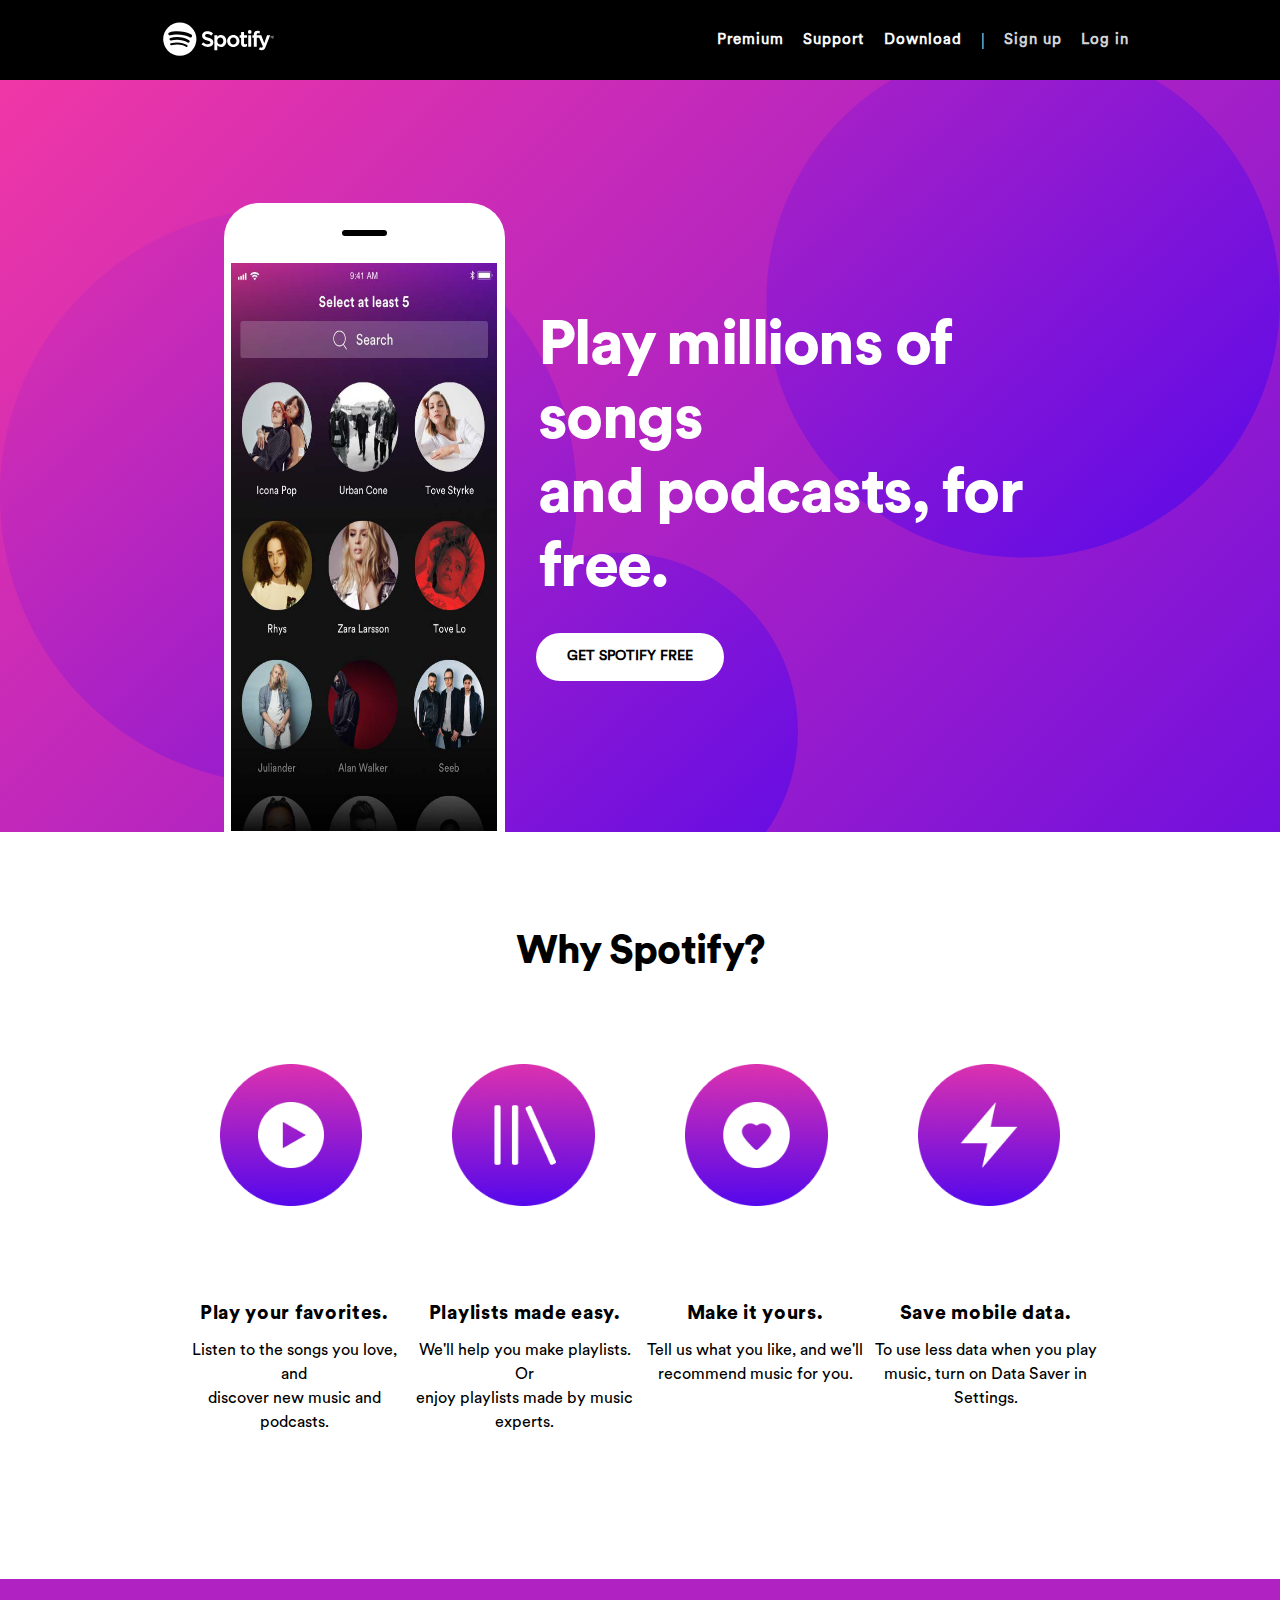
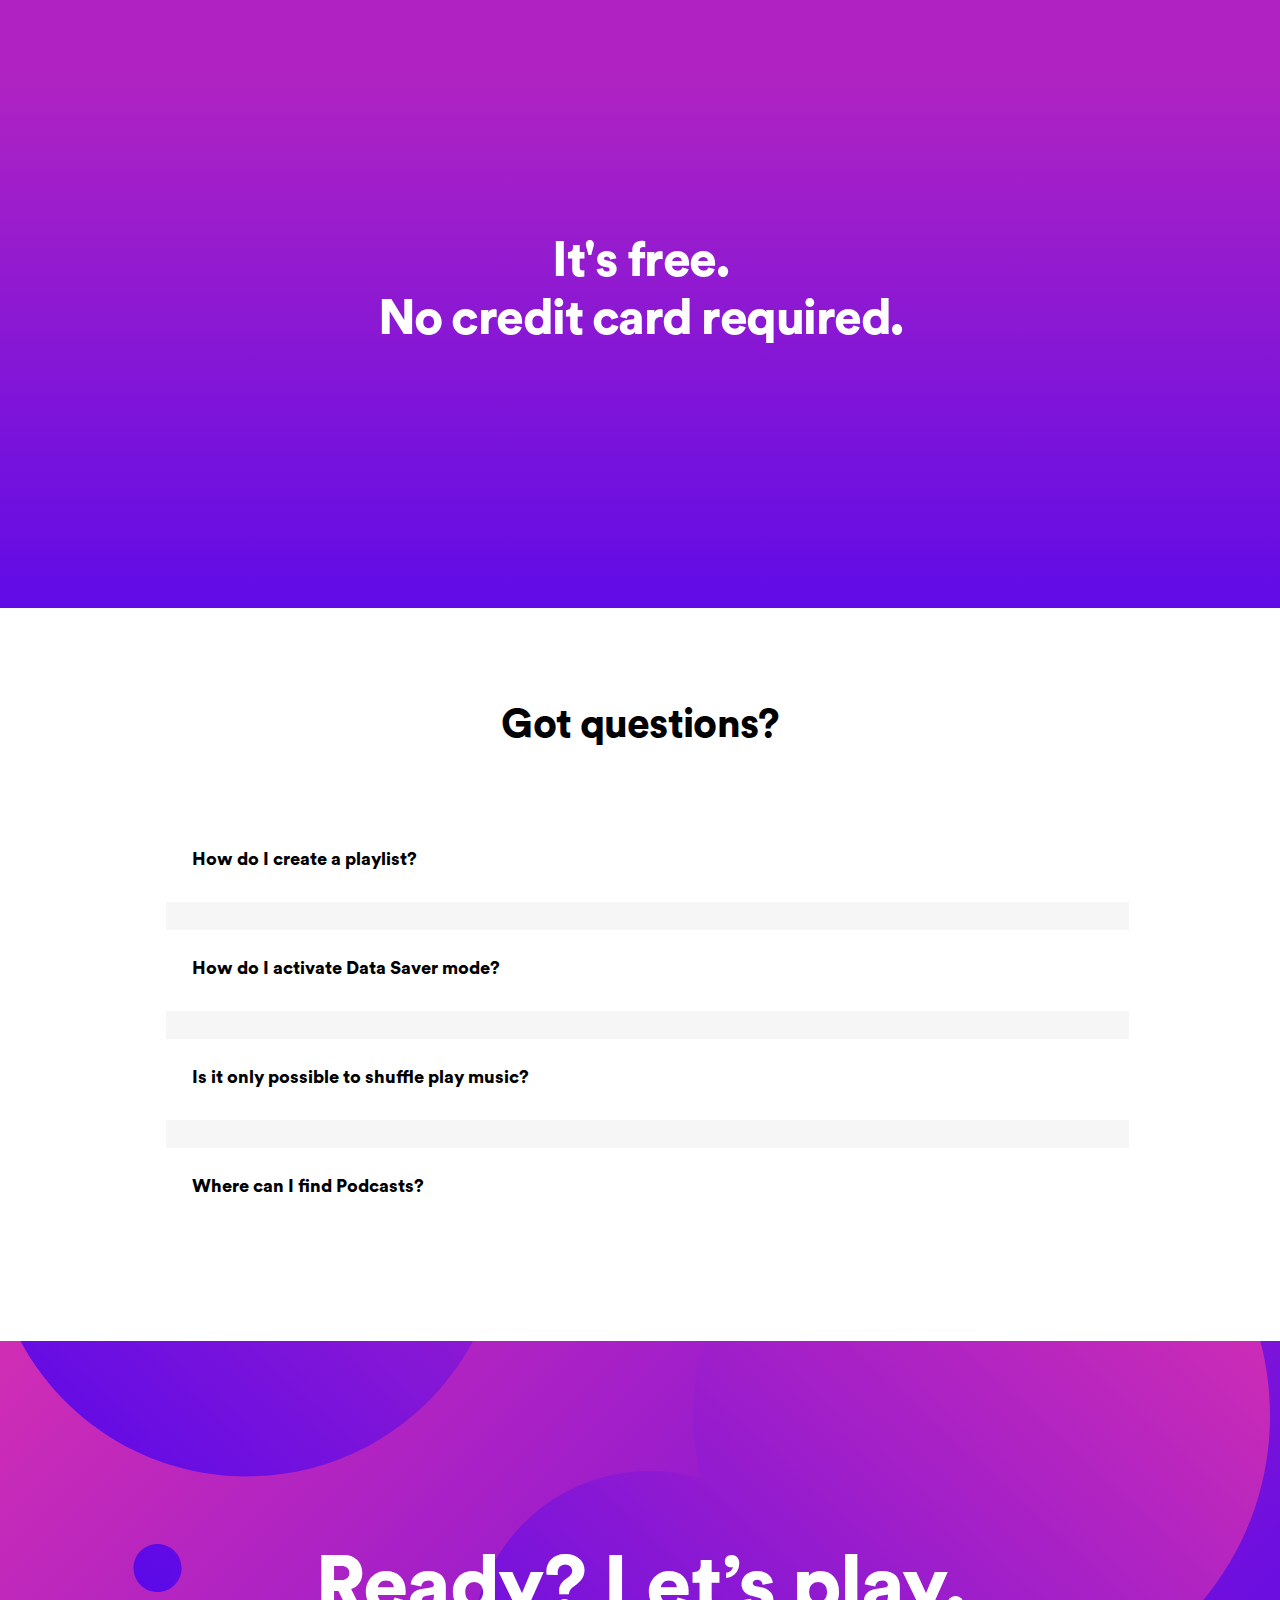
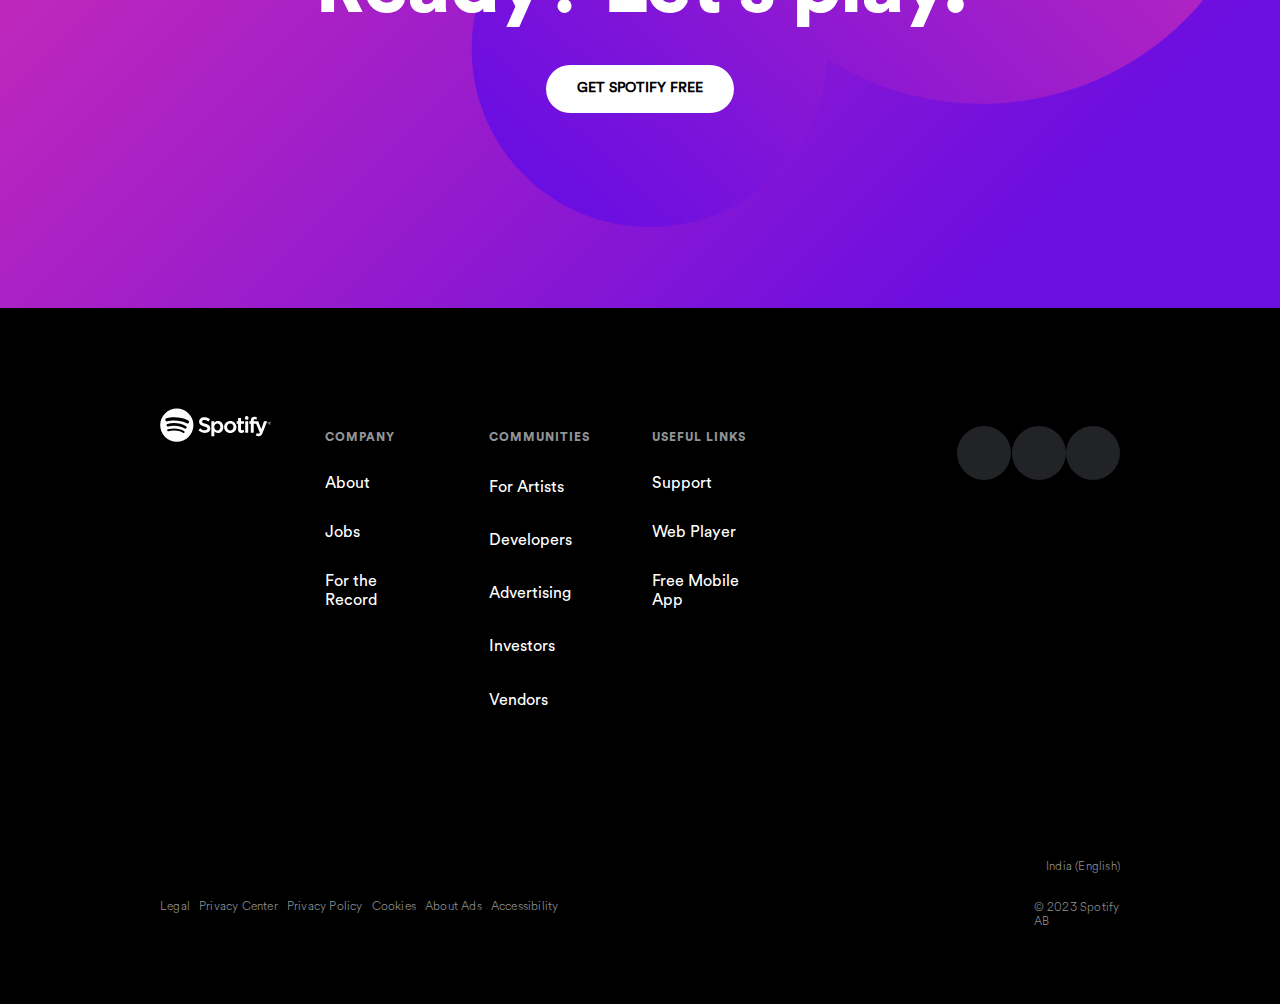
<file: index.html>
<!DOCTYPE html>
<html lang="en">
<head>
    <link rel="stylesheet" href="https://cdnjs.cloudflare.com/ajax/libs/font-awesome/6.4.2/css/all.min.css" integrity="sha512-z3gLpd7yknf1YoNbCzqRKc4qyor8gaKU1qmn+CShxbuBusANI9QpRohGBreCFkKxLhei6S9CQXFEbbKuqLg0DA==" crossorigin="anonymous" referrerpolicy="no-referrer" />
    <link href='https://fonts.googleapis.com/css?family=Poppins' rel='stylesheet'>
    <meta charset="UTF-8">
    <meta name="viewport" content="width=device-width, initial-scale=1.0">
    <title>Play free on Mobile - Spotify -Spotify(IN)</title>
    <link rel="stylesheet" href="style.css">
    <link rel="icon" href="./assets/logo.png">
</head>
<body>
    <section id="nav">
        <article>
            <div class="logo"><svg viewBox="0 0 63 20" xmlns="http://www.w3.org/2000/svg" preserveAspectRatio="xMidYMin meet"><g fill-rule="evenodd" class="svelte-1gcdbl9"><path d="M61.842 9.506a1.02 1.02 0 0 1-1.023-1.024c0-.562.453-1.03 1.029-1.03a1.02 1.02 0 0 1 1.023 1.024 1.03 1.03 0 0 1-1.029 1.03m.006-1.952a.915.915 0 0 0-.922.928c0 .51.394.921.916.921a.916.916 0 0 0 .922-.927.908.908 0 0 0-.916-.922m.226 1.027l.29.406h-.244l-.26-.372h-.225v.372h-.204V7.912h.48c.249 0 .413.128.413.343 0 .176-.102.284-.25.326m-.172-.485h-.267v.34h.267c.133 0 .212-.065.212-.17 0-.11-.08-.17-.212-.17m-12.804-3.52a1.043 1.043 0 1 0-.001 2.086 1.043 1.043 0 0 0 0-2.087m.72 2.89h-1.454a.107.107 0 0 0-.106.107v6.346c0 .06.047.107.106.107h1.455a.107.107 0 0 0 .107-.107V7.572a.107.107 0 0 0-.107-.107m3.233.006v-.2c0-.592.227-.856.736-.856.303 0 .546.06.82.152a.106.106 0 0 0 .14-.102V5.24a.107.107 0 0 0-.076-.102 3.993 3.993 0 0 0-1.21-.174c-1.343 0-2.053.757-2.053 2.188v.308h-.699a.107.107 0 0 0-.107.106v1.257c0 .059.048.107.107.107h.699v4.99c0 .058.047.106.106.106h1.455a.107.107 0 0 0 .106-.107v-4.99h1.358l2.081 4.99c-.236.523-.468.628-.785.628-.257 0-.527-.077-.803-.228a.109.109 0 0 0-.084-.008.106.106 0 0 0-.063.058l-.493 1.081a.106.106 0 0 0 .045.138c.515.279.98.398 1.554.398 1.074 0 1.668-.5 2.191-1.847L60.6 7.617a.106.106 0 0 0-.099-.146h-1.514a.107.107 0 0 0-.1.072l-1.552 4.431-1.7-4.434a.106.106 0 0 0-.099-.069h-2.485m-5.577-.006h-1.6V5.828a.106.106 0 0 0-.107-.106h-1.455a.107.107 0 0 0-.106.106v1.637h-.7a.106.106 0 0 0-.106.107v1.25c0 .059.048.107.106.107h.7v3.234c0 1.308.65 1.97 1.934 1.97.522 0 .954-.107 1.362-.338a.106.106 0 0 0 .054-.093v-1.19a.106.106 0 0 0-.154-.096c-.28.141-.551.206-.854.206-.467 0-.675-.211-.675-.686V8.929h1.6a.106.106 0 0 0 .107-.107v-1.25a.106.106 0 0 0-.106-.107m-7.671-.133c-1.96 0-3.497 1.51-3.497 3.437 0 1.907 1.526 3.4 3.473 3.4 1.967 0 3.508-1.504 3.508-3.424 0-1.914-1.53-3.413-3.484-3.413m0 5.362c-1.043 0-1.83-.838-1.83-1.95 0-1.115.76-1.924 1.806-1.924 1.05 0 1.84.838 1.84 1.95 0 1.115-.763 1.924-1.816 1.924m-7.014-5.362c-.82 0-1.492.323-2.046.984v-.744a.107.107 0 0 0-.106-.107h-1.455a.107.107 0 0 0-.106.107v8.27c0 .058.048.106.106.106h1.455a.107.107 0 0 0 .106-.106v-2.61c.555.621 1.227.925 2.046.925 1.522 0 3.063-1.172 3.063-3.412s-1.54-3.413-3.063-3.413m1.372 3.413c0 1.14-.703 1.937-1.709 1.937-.995 0-1.745-.833-1.745-1.937s.75-1.937 1.745-1.937c.99 0 1.71.814 1.71 1.937m-8.437-1.81c-1.624-.388-1.913-.66-1.913-1.231 0-.54.508-.903 1.264-.903.732 0 1.459.275 2.22.843a.107.107 0 0 0 .15-.023l.794-1.119a.107.107 0 0 0-.02-.144c-.906-.728-1.927-1.081-3.12-1.081-1.755 0-2.98 1.052-2.98 2.559 0 1.615 1.057 2.187 2.884 2.628 1.554.358 1.817.658 1.817 1.195 0 .594-.53.963-1.385.963-.948 0-1.721-.32-2.587-1.068a.11.11 0 0 0-.078-.026.105.105 0 0 0-.073.038l-.89 1.058a.105.105 0 0 0 .011.148 5.303 5.303 0 0 0 3.581 1.373c1.89 0 3.112-1.033 3.112-2.631 0-1.351-.807-2.098-2.787-2.58M9.507.305a9.41 9.41 0 1 0 0 18.82 9.41 9.41 0 0 0 0-18.82m4.316 13.572a.586.586 0 0 1-.807.195c-2.21-1.35-4.99-1.655-8.266-.907a.586.586 0 1 1-.261-1.143c3.584-.82 6.659-.467 9.139 1.049.276.169.363.53.195.806m1.15-2.562a.734.734 0 0 1-1.008.242c-2.529-1.555-6.385-2.005-9.377-1.097a.735.735 0 0 1-.426-1.404c3.418-1.037 7.666-.534 10.57 1.25a.734.734 0 0 1 .242 1.01m.1-2.669C12.04 6.846 7.036 6.68 4.141 7.56a.88.88 0 1 1-.511-1.684c3.323-1.01 8.849-.814 12.34 1.258a.88.88 0 0 1-.898 1.514"></path></g></svg></div>
            <div class="menu">
                <ol>
                    <li><a class="nor" href="">Premium</a></li>
                    <li><a class="nor" href="">Support</a></li>
                    <li><a class="nor" href="">Download</a></li>
                    <li><a href="" style="color: white;">|</a></li>
                    <li><a class="lig"href="">Sign up</a></li>
                    <li><a class="lig"href="">Log in</a></li>
                </ol>
            </div>
        </article>
    </section>

    <section id="home">
        <article>
            <div class="mobile">
                <div class="mobborder">
                    <div class="island">
                        <div class="dynamic"></div>
                    </div>
                    <div class="picimg">
                        <img src="./assets/mobimg.jfif" alt=""></div> 
                </div>
            </div>
            <div class="content">
                <div class="text1">Play millions of songs<br>and podcasts, for free.</div>
                <div class="btn1"><button href="">GET SPOTIFY FREE</button></div>
            </div>
        </article>

    </section>

    <section id="why">
        <article>
            <div class="whytext">
                <div class="text">Why Spotify?</div>

            </div>
            <div class="play">
                <div class="con">
                    <div class="imgcon">
                        <img src="./assets/play.png" alt="" class="img1">
                    </div>
                    <div class="imgcon">
                        <img src="./assets/easy.png" alt="" class="img1">
                    </div>
                    <div class="imgcon">
                        <img src="./assets/heart.png" alt="" class="img1">
                    </div>
                    <div class="imgcon">
                        <img src="./assets/energy.png" alt="" class="img1">
                    </div>
                </div>
                <div class="textcon">
                    <div class="text">
                        <div class="txt1">
                            Play your favorites.

                        </div>
                        
                    </div>
                    <div class="text">
                        <div class="txt1">
                            Playlists made easy.

                        </div>
                
                    </div>
                    <div class="text">
                        <div class="txt1">
                            Make it yours.

                        </div>
                        
                    </div>
                    <div class="text">
                        <div class="txt1">
                            Save mobile data.

                        </div>
                        
                    </div>
                </div>
                <div class="textcon">
                    <div class="text11">
                        <div class="txt2">
                            Listen to the songs you love, and<br>discover new music and<br>podcasts.

                        </div>
                        

                    </div>
                    <div class="text11">
                        <div class="txt2">
                            We'll help you make playlists. Or<br>enjoy playlists made by music<br>experts.
                        </div>
                        

                    </div>
                    <div class="text11">
                        <div class="txt2">
                            Tell us what you like, and we'll<br>recommend music for you.

                        </div>
                        

                    </div>
                    <div class="text11">
                        <div class="txt2">
                            To use less data when you play<br>music, turn on Data Saver in<br>Settings.<br>

                        </div>
                        

                    </div>
                </div>  
                
                </div>
            </div>
        </article>

    </section>
    <section id="free">
        <div class="font1">
            It's free.<br>
No credit card required.
        </div>

    </section>
    <section id="got">
        <article>
            <div class="ques">
                <h1>Got questions?</h1>

            </div>
            <div class="gotcon">
                <div class="texty"><h1>How do I create a playlist?</h1><i class="fa-solid fa-angle-down"></i></div>
                <div class="texty"><h1>How do I activate Data Saver mode?</h1><i class="fa-solid fa-angle-down"></i></div>
                <div class="texty"><h1>Is it only possible to shuffle play music?</h1><i class="fa-solid fa-angle-down"></i></div>
                <div class="texty"><h1>Where can I find Podcasts?</h1><i class="fa-solid fa-angle-down"></i></div>

            </div>
        </article>

    </section>
    <section id="ready">
        <article>
            <div class="ready1"><h1>Ready? Let’s play.</h1></div><br>
            <button class="btn2">GET SPOTIFY FREE</button>

        </article>
    </section>
    <footer>
        <article>
            <div class="top">
                <div class="aa">
                    <svg viewBox="0 0 63 20" xmlns="http://www.w3.org/2000/svg" preserveAspectRatio="xMidYMin meet"><g fill-rule="evenodd" class="svelte-1gcdbl9"><path d="M61.842 9.506a1.02 1.02 0 0 1-1.023-1.024c0-.562.453-1.03 1.029-1.03a1.02 1.02 0 0 1 1.023 1.024 1.03 1.03 0 0 1-1.029 1.03m.006-1.952a.915.915 0 0 0-.922.928c0 .51.394.921.916.921a.916.916 0 0 0 .922-.927.908.908 0 0 0-.916-.922m.226 1.027l.29.406h-.244l-.26-.372h-.225v.372h-.204V7.912h.48c.249 0 .413.128.413.343 0 .176-.102.284-.25.326m-.172-.485h-.267v.34h.267c.133 0 .212-.065.212-.17 0-.11-.08-.17-.212-.17m-12.804-3.52a1.043 1.043 0 1 0-.001 2.086 1.043 1.043 0 0 0 0-2.087m.72 2.89h-1.454a.107.107 0 0 0-.106.107v6.346c0 .06.047.107.106.107h1.455a.107.107 0 0 0 .107-.107V7.572a.107.107 0 0 0-.107-.107m3.233.006v-.2c0-.592.227-.856.736-.856.303 0 .546.06.82.152a.106.106 0 0 0 .14-.102V5.24a.107.107 0 0 0-.076-.102 3.993 3.993 0 0 0-1.21-.174c-1.343 0-2.053.757-2.053 2.188v.308h-.699a.107.107 0 0 0-.107.106v1.257c0 .059.048.107.107.107h.699v4.99c0 .058.047.106.106.106h1.455a.107.107 0 0 0 .106-.107v-4.99h1.358l2.081 4.99c-.236.523-.468.628-.785.628-.257 0-.527-.077-.803-.228a.109.109 0 0 0-.084-.008.106.106 0 0 0-.063.058l-.493 1.081a.106.106 0 0 0 .045.138c.515.279.98.398 1.554.398 1.074 0 1.668-.5 2.191-1.847L60.6 7.617a.106.106 0 0 0-.099-.146h-1.514a.107.107 0 0 0-.1.072l-1.552 4.431-1.7-4.434a.106.106 0 0 0-.099-.069h-2.485m-5.577-.006h-1.6V5.828a.106.106 0 0 0-.107-.106h-1.455a.107.107 0 0 0-.106.106v1.637h-.7a.106.106 0 0 0-.106.107v1.25c0 .059.048.107.106.107h.7v3.234c0 1.308.65 1.97 1.934 1.97.522 0 .954-.107 1.362-.338a.106.106 0 0 0 .054-.093v-1.19a.106.106 0 0 0-.154-.096c-.28.141-.551.206-.854.206-.467 0-.675-.211-.675-.686V8.929h1.6a.106.106 0 0 0 .107-.107v-1.25a.106.106 0 0 0-.106-.107m-7.671-.133c-1.96 0-3.497 1.51-3.497 3.437 0 1.907 1.526 3.4 3.473 3.4 1.967 0 3.508-1.504 3.508-3.424 0-1.914-1.53-3.413-3.484-3.413m0 5.362c-1.043 0-1.83-.838-1.83-1.95 0-1.115.76-1.924 1.806-1.924 1.05 0 1.84.838 1.84 1.95 0 1.115-.763 1.924-1.816 1.924m-7.014-5.362c-.82 0-1.492.323-2.046.984v-.744a.107.107 0 0 0-.106-.107h-1.455a.107.107 0 0 0-.106.107v8.27c0 .058.048.106.106.106h1.455a.107.107 0 0 0 .106-.106v-2.61c.555.621 1.227.925 2.046.925 1.522 0 3.063-1.172 3.063-3.412s-1.54-3.413-3.063-3.413m1.372 3.413c0 1.14-.703 1.937-1.709 1.937-.995 0-1.745-.833-1.745-1.937s.75-1.937 1.745-1.937c.99 0 1.71.814 1.71 1.937m-8.437-1.81c-1.624-.388-1.913-.66-1.913-1.231 0-.54.508-.903 1.264-.903.732 0 1.459.275 2.22.843a.107.107 0 0 0 .15-.023l.794-1.119a.107.107 0 0 0-.02-.144c-.906-.728-1.927-1.081-3.12-1.081-1.755 0-2.98 1.052-2.98 2.559 0 1.615 1.057 2.187 2.884 2.628 1.554.358 1.817.658 1.817 1.195 0 .594-.53.963-1.385.963-.948 0-1.721-.32-2.587-1.068a.11.11 0 0 0-.078-.026.105.105 0 0 0-.073.038l-.89 1.058a.105.105 0 0 0 .011.148 5.303 5.303 0 0 0 3.581 1.373c1.89 0 3.112-1.033 3.112-2.631 0-1.351-.807-2.098-2.787-2.58M9.507.305a9.41 9.41 0 1 0 0 18.82 9.41 9.41 0 0 0 0-18.82m4.316 13.572a.586.586 0 0 1-.807.195c-2.21-1.35-4.99-1.655-8.266-.907a.586.586 0 1 1-.261-1.143c3.584-.82 6.659-.467 9.139 1.049.276.169.363.53.195.806m1.15-2.562a.734.734 0 0 1-1.008.242c-2.529-1.555-6.385-2.005-9.377-1.097a.735.735 0 0 1-.426-1.404c3.418-1.037 7.666-.534 10.57 1.25a.734.734 0 0 1 .242 1.01m.1-2.669C12.04 6.846 7.036 6.68 4.141 7.56a.88.88 0 1 1-.511-1.684c3.323-1.01 8.849-.814 12.34 1.258a.88.88 0 0 1-.898 1.514"></path></g></svg>
                </div>
                <div class="ab">
                    <div class="head1">
                        <div class="cont">COMPANY</div>
                        <h1>About</h1>
                        <h1>Jobs</h1>
                        <h1>For the Record</h1>
                    </div>
                    <div class="head2">
                        <div class="cont">COMMUNITIES</div>
                        <h1>For Artists</h1>
                        <h1>Developers</h1>
                        <h1>Advertising</h1>
                        <h1>Investors</h1>
                        <h1>Vendors</h1>
                    </div>
                    <div class="head3">
                        <div class="cont">USEFUL LINKS</div>
                        <h1>Support</h1>
                        <h1>Web Player</h1>
                        <h1>Free Mobile App</h1>
                    </div>
                </div>
                <div class="ac">
                    <div class="social">
                    <div class="cir"><i class="fa-brands fa-instagram"></i></div>
                    <div class="cir"><i class="fa-brands fa-twitter"></i></div>
                    <div class="cir"><i class="fa-brands fa-facebook-f"></i></div>
                </div>
                </div>
            </div>
            <div class="bottom">
                <div class="privacy">
                    <p>Legal</p>
                    <p>Privacy Center</p>
                    <p>Privacy Policy</p>
                    <p>Cookies</p>
                    <p>About Ads</p>
                    <p>Accessibility</p>
                </div>
                <div class="copy">
                    <p style="cursor: pointer;"><i class="fa-solid fa-earth-americas" style="color: #919496 !important;"></i>&nbsp;&nbsp;&nbsp;India (English)</p>
                    <p style="color: #919496 !important;">&copy; 2023 Spotify AB</p>
                </div>
            </div>
        </article>
    </footer>
    
</body>
</html>
</file>
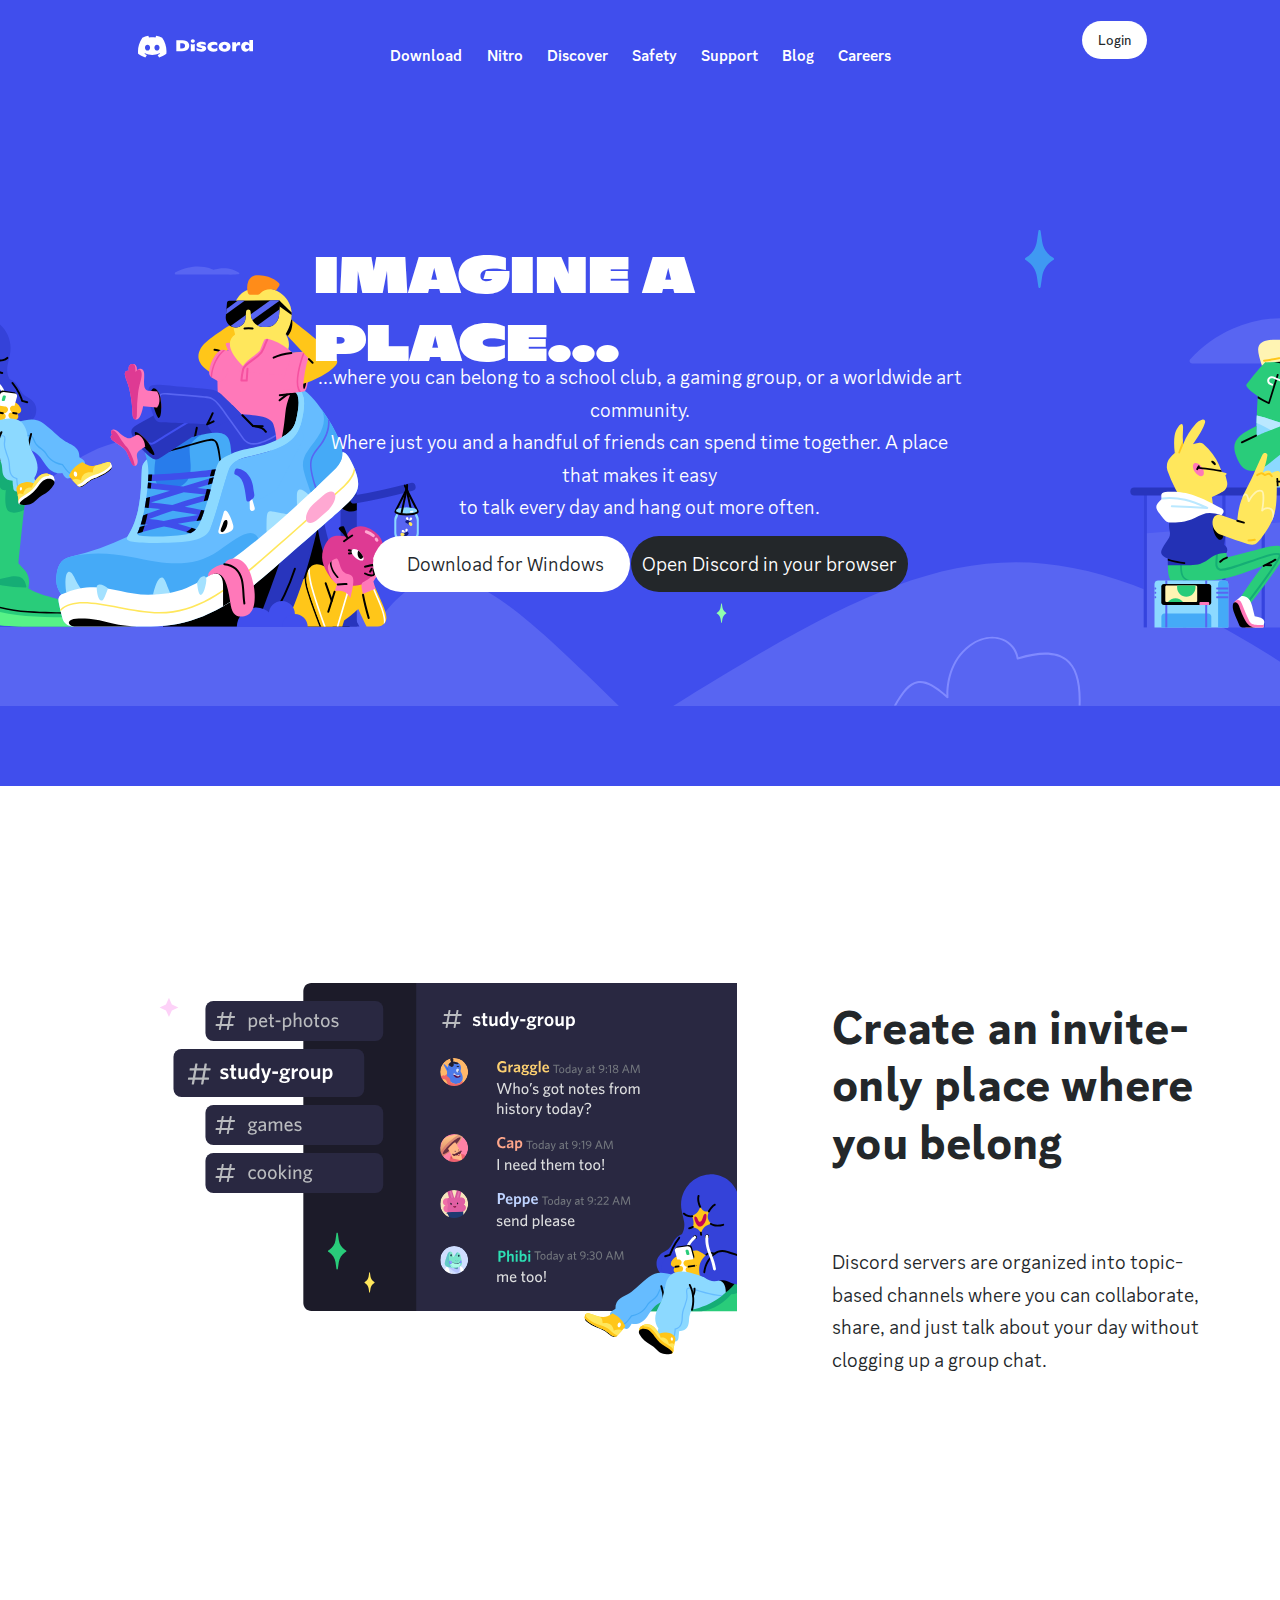
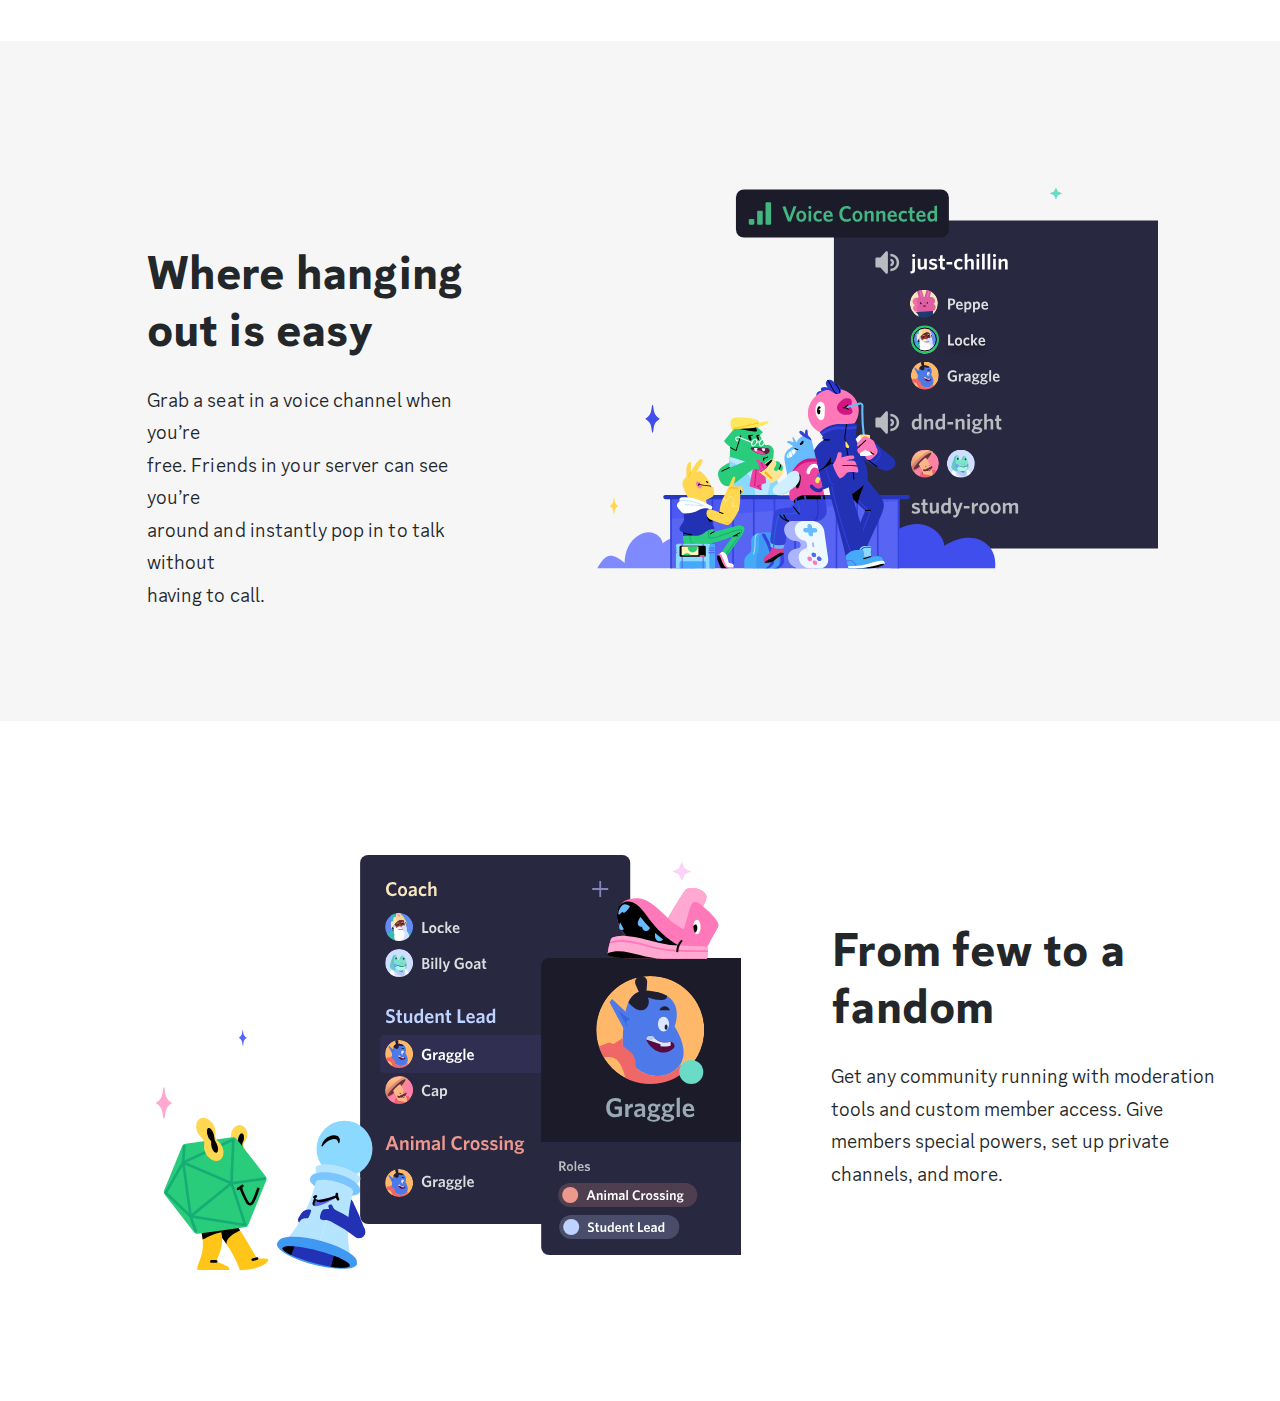
<file: Discord/index.html>
<!DOCTYPE html>
<html lang="en">
<head>
    <link rel="stylesheet" href="https://cdnjs.cloudflare.com/ajax/libs/font-awesome/6.4.2/css/all.min.css" integrity="sha512-z3gLpd7yknf1YoNbCzqRKc4qyor8gaKU1qmn+CShxbuBusANI9QpRohGBreCFkKxLhei6S9CQXFEbbKuqLg0DA==" crossorigin="anonymous" referrerpolicy="no-referrer" />
    <meta charset="UTF-8">
    <meta name="viewport" content="width=device-width, initial-scale=1.0">
    <title>Discord | Your Place to Talk and Hang Out</title>
    <link rel="icon" href="./Assets/logo.png">
    <link rel="stylesheet" href="style.css">
</head>
<body>
    <section id="home">
        <nav>
            <div class="logo">
                <svg width="124" height="34" viewBox="0 0 124 34" class="logo-3oeRIY"><g fill="currentColor"><path d="M26.0015 6.9529C24.0021 6.03845 21.8787 5.37198 19.6623 5C19.3833 5.48048 19.0733 6.13144 18.8563 6.64292C16.4989 6.30193 14.1585 6.30193 11.8336 6.64292C11.6166 6.13144 11.2911 5.48048 11.0276 5C8.79575 5.37198 6.67235 6.03845 4.6869 6.9529C0.672601 12.8736 -0.41235 18.6548 0.130124 24.3585C2.79599 26.2959 5.36889 27.4739 7.89682 28.2489C8.51679 27.4119 9.07477 26.5129 9.55525 25.5675C8.64079 25.2265 7.77283 24.808 6.93587 24.312C7.15286 24.1571 7.36986 23.9866 7.57135 23.8161C12.6241 26.1255 18.0969 26.1255 23.0876 23.8161C23.3046 23.9866 23.5061 24.1571 23.7231 24.312C22.8861 24.808 22.0182 25.2265 21.1037 25.5675C21.5842 26.5129 22.1422 27.4119 22.7621 28.2489C25.2885 27.4739 27.8769 26.2959 30.5288 24.3585C31.1952 17.7559 29.4733 12.0212 26.0015 6.9529ZM10.2527 20.8402C8.73376 20.8402 7.49382 19.4608 7.49382 17.7714C7.49382 16.082 8.70276 14.7025 10.2527 14.7025C11.7871 14.7025 13.0425 16.082 13.0115 17.7714C13.0115 19.4608 11.7871 20.8402 10.2527 20.8402ZM20.4373 20.8402C18.9183 20.8402 17.6768 19.4608 17.6768 17.7714C17.6768 16.082 18.8873 14.7025 20.4373 14.7025C21.9717 14.7025 23.2271 16.082 23.1961 17.7714C23.1961 19.4608 21.9872 20.8402 20.4373 20.8402Z"></path><path d="M41.2697 9.86615H47.8585C49.4394 9.86615 50.7878 10.1141 51.8883 10.6101C52.9887 11.1061 53.8102 11.7881 54.3527 12.6715C54.8951 13.555 55.1741 14.5624 55.1741 15.7094C55.1741 16.8253 54.8952 17.8328 54.3217 18.7472C53.7482 19.6462 52.8803 20.3746 51.7178 20.9016C50.5554 21.4286 49.1139 21.6921 47.3935 21.6921H41.2697V9.86615ZM47.316 18.6852C48.3854 18.6852 49.2069 18.4217 49.7804 17.8793C50.3539 17.3523 50.6484 16.6083 50.6484 15.6939C50.6484 14.8414 50.3849 14.1594 49.8734 13.648C49.3619 13.1365 48.587 12.873 47.5485 12.873H45.4871V18.6852H47.316Z"></path><path d="M65.4362 21.6774C64.5217 21.4449 63.7003 21.1039 62.9718 20.6389V17.8335C63.5298 18.2675 64.2582 18.6085 65.1882 18.8875C66.1181 19.1665 67.0171 19.306 67.8851 19.306C68.288 19.306 68.598 19.2595 68.7995 19.151C69.001 19.0425 69.1095 18.9185 69.1095 18.7635C69.1095 18.593 69.0475 18.4535 68.939 18.345C68.8305 18.2365 68.6135 18.1435 68.288 18.0505L66.2576 17.6011C65.0952 17.3376 64.2737 16.9501 63.7777 16.4851C63.2818 16.0201 63.0493 15.3847 63.0493 14.6097C63.0493 13.9587 63.2663 13.3853 63.6847 12.9048C64.1187 12.4243 64.7232 12.0523 65.5137 11.7888C66.3041 11.5254 67.2186 11.3859 68.288 11.3859C69.2335 11.3859 70.1014 11.4789 70.8919 11.6959C71.6823 11.8973 72.3333 12.1608 72.8448 12.4708V15.1212C72.3178 14.8112 71.6979 14.5632 71.0159 14.3772C70.3184 14.1912 69.6055 14.0982 68.877 14.0982C67.823 14.0982 67.2961 14.2842 67.2961 14.6407C67.2961 14.8112 67.3736 14.9352 67.5441 15.0282C67.7146 15.1212 68.009 15.1987 68.443 15.2917L70.1324 15.6017C71.2329 15.7876 72.0543 16.1286 72.5968 16.6091C73.1393 17.0896 73.4028 17.787 73.4028 18.7325C73.4028 19.7555 72.9533 20.5769 72.0543 21.1659C71.1554 21.7704 69.8844 22.0648 68.2415 22.0648C67.2806 22.0338 66.3506 21.9098 65.4362 21.6774Z"></path><path d="M77.5891 21.3213C76.6281 20.8408 75.8842 20.2054 75.4037 19.3994C74.9077 18.5934 74.6752 17.679 74.6752 16.656C74.6752 15.6486 74.9232 14.7341 75.4347 13.9437C75.9462 13.1377 76.6901 12.5177 77.6666 12.0528C78.643 11.6033 79.821 11.3708 81.1849 11.3708C82.8743 11.3708 84.2693 11.7273 85.3852 12.4402V15.5246C84.9977 15.2611 84.5328 15.0286 84.0058 14.8736C83.4788 14.7031 82.9208 14.6256 82.3319 14.6256C81.2779 14.6256 80.472 14.8116 79.8675 15.1991C79.2785 15.5866 78.984 16.0826 78.984 16.7025C78.984 17.307 79.263 17.803 79.852 18.1905C80.4254 18.5779 81.2624 18.7794 82.3474 18.7794C82.9053 18.7794 83.4633 18.7019 84.0058 18.5314C84.5483 18.3609 85.0287 18.175 85.4162 17.927V20.9183C84.1762 21.6623 82.7348 22.0343 81.1074 22.0343C79.728 22.0343 78.5655 21.7863 77.5891 21.3213Z"></path><path d="M89.8041 21.3213C88.8276 20.8408 88.0837 20.2054 87.5722 19.3839C87.0607 18.5624 86.7972 17.648 86.7972 16.625C86.7972 15.6176 87.0607 14.7031 87.5722 13.9127C88.0837 13.1222 88.8276 12.5022 89.7886 12.0528C90.7495 11.6033 91.9119 11.3708 93.2464 11.3708C94.5794 11.3708 95.7418 11.5878 96.7028 12.0528C97.6637 12.5022 98.4077 13.1222 98.9192 13.9127C99.4306 14.7031 99.6786 15.6021 99.6786 16.625C99.6786 17.6325 99.4306 18.5624 98.9192 19.3839C98.4077 20.2054 97.6792 20.8563 96.7028 21.3213C95.7263 21.7863 94.5794 22.0343 93.2464 22.0343C91.9274 22.0343 90.7805 21.7863 89.8041 21.3213ZM94.9358 18.3299C95.3388 17.927 95.5558 17.369 95.5558 16.7025C95.5558 16.0206 95.3543 15.4936 94.9358 15.0906C94.5174 14.6876 93.9594 14.4861 93.2619 14.4861C92.5335 14.4861 91.9739 14.6876 91.5555 15.0906C91.1525 15.4936 90.9355 16.0206 90.9355 16.7025C90.9355 17.3845 91.137 17.927 91.5555 18.3299C91.9739 18.7484 92.5335 18.9499 93.2619 18.9499C93.9594 18.9344 94.5329 18.7329 94.9358 18.3299Z"></path><path d="M110.048 11.9901V15.6325C109.614 15.3535 109.056 15.214 108.374 15.214C107.475 15.214 106.777 15.493 106.297 16.0354C105.816 16.5779 105.568 17.4304 105.568 18.5773V21.6772H101.43V11.8196H105.491V14.966C105.708 13.819 106.08 12.9666 106.576 12.4241C107.072 11.8816 107.723 11.5872 108.513 11.5872C109.102 11.5872 109.614 11.7267 110.048 11.9901Z"></path><path d="M124 9.52563V21.6925H119.862V19.4761C119.505 20.3131 118.978 20.9486 118.265 21.3825C117.551 21.8165 116.667 22.0335 115.613 22.0335C114.683 22.0335 113.862 21.801 113.164 21.3515C112.467 20.9021 111.925 20.2666 111.553 19.4761C111.181 18.6702 110.995 17.7712 110.995 16.7793C110.979 15.7408 111.181 14.8109 111.599 13.9894C112.002 13.168 112.591 12.5325 113.335 12.0675C114.079 11.6025 114.931 11.37 115.892 11.37C117.861 11.37 119.18 12.2225 119.862 13.9429V9.52563H124ZM119.242 18.2517C119.66 17.8487 119.877 17.3062 119.877 16.6553C119.877 16.0198 119.676 15.5083 119.257 15.1209C118.839 14.7334 118.281 14.5319 117.582 14.5319C116.884 14.5319 116.326 14.7334 115.908 15.1364C115.489 15.5393 115.288 16.0508 115.288 16.7018C115.288 17.3527 115.489 17.8642 115.908 18.2672C116.326 18.6702 116.869 18.8717 117.566 18.8717C118.265 18.8717 118.823 18.6702 119.242 18.2517Z"></path><path d="M58.9885 12.4091C60.1772 12.4091 61.1429 11.5416 61.1429 10.4717C61.1429 9.40164 60.1772 8.5343 58.9885 8.5343C57.7981 8.5343 56.8341 9.40164 56.8341 10.4717C56.8341 11.5416 57.7981 12.4091 58.9885 12.4091Z"></path><path d="M61.1429 13.741C59.8254 14.3144 58.1825 14.3299 56.8341 13.741V21.6921H61.1429V13.741Z"></path></g></svg>
            </div>
            <div class="navbar">
                <div class="navcont">Download</div>
                <div class="navcont">Nitro</div>
                <div class="navcont">Discover</div>
                <div class="navcont">Safety</div>
                <div class="navcont">Support</div>
                <div class="navcont">Blog</div>
                <div class="navcont">Careers</div>
            </div>
            <div class="login">
                <button>Login</button>
            </div>
        </nav>
        <article>
            <div class="content">
                <div class="top">
                    <p>IMAGINE A PLACE...</p>
                </div>
                <div class="mid">
                    <p>
                        ...where you can belong to a school club, a gaming group, or a worldwide art community.<br>Where just you and a handful of friends can spend time together. A place that makes it easy<br>to talk every day and hang out more often.
                    </p>
                </div>
                <div class="btm">
                    <button class="btn1"><i class="fa-solid fa-download"></i>&nbsp;&nbsp;Download for Windows</button>
                    <button class="btn2">Open Discord in your browser</button>
                </div>
            </div>
            
        </article>
        

    </section>
    <section id="create">
        <article>
            <div class="pic"></div>
            <div class="cont">
                <div class="a">
                    <h1>Create an invite-<br>
                        only place where<br>
                        you belong</h1>
                </div>
                <div class="b">
                    <p>
                        Discord servers are organized into topic-<br>based channels where you can collaborate,<br>share, and just talk about your day without<br>clogging up a group chat.
                    </p>
                </div>
            </div>
        </article>
     </section>

     <section id="voicesec">
        <article>
           <div class="cont">
                <div class="a">
                    <h1>Where hanging<br>out is easy</h1>
                </div>
                <div class="b">
                    <p>
                        Grab a seat in a voice channel when you’re<br>free. Friends in your server can see you’re<br>around and instantly pop in to talk without<br>having to call.
                    </p>
                </div>
            </div>
            <div class="pic"></div>
        </article>

     </section>
     <section id="coachsec">
        <article>
            <div class="pic"></div>
            <div class="cont">
                <div class="a">
                    <h1>From few to a<br>
                        fandom</h1>
                </div>
                <div class="b">
                    <p>
                        Get any community running with moderation<br>tools and custom member access. Give<br>members special powers, set up private<br>channels, and more.
                    </p>
                </div>
            </div>
        </article>
     </section>

    
</body>
</html>
</file>
<file: style.css>
*
{
    padding: 0;
    margin: 0;
    box-sizing: border-box;
}


#nav{
    width: 100%;
    height: 80px;
    background-color: black;
    display: flex;
    justify-content: center;
}
#nav>article{
    height: 80px;
    width: 78%;
    display: flex;
    align-items: center;
    justify-content: space-between;
    /* background-color: aquamarine; */
}
#nav>article>.logo
{
    width: 50%;
    height: 80px;
    display: flex;
    align-items: center;
    cursor: pointer;
    margin-left: 22px;
}
#nav>article>.logo>svg
{
    width: 22.3%;
    fill:#FFFFFF;
    
}
#nav>article>.menu
{
    width: 43.3%;
    height: 80px;
}
#nav>article>.menu>ol
{   width: 100%;
    height: 80px;
    display: flex;
    justify-content: space-around;
    align-items: center;
    list-style-type: none;
   
}

#nav>article>.menu>ol>li>.nor{
    color:#f9f9f9;
    text-decoration: none;
     font-weight: bold; 
    font-family: myfont;
    font-size: 15px;
    letter-spacing: 1px;
    
}
#nav>article>.menu>ol>li>.nor:hover{
    color: rgb(30,215,96);
}
#nav>article>.menu>ol>li>.lig{
    color:rgb(210, 211, 214);
    text-decoration: none;
    font-weight: bold; 
    font-family:myfont;
    font-size: 15px;
    letter-spacing: 1px;
    
}
#nav>article>.menu>ol>li>.lig:hover{
    color: rgb(30,215,96);
}

@font-face {
    font-family: myfont;
    src: url(./assets/text/CircularSpotifyText-Book.otf);
}

#home{
    width: 100%;
    height: 83.6vh;
    background: url(./assets/bubbles-dktp.svg) center -138px / 100% 1068px no-repeat, linear-gradient(-45deg, rgb(108, 14, 224) -5%, rgb(240, 55, 166)) rgb(108, 14, 224);
    display: flex;
    justify-content: center;
    align-items: end;
}

#home>article
{
    width: 66.5%;
    height: 71vh;
    display: flex;
    /* background-color: tan;  */
}
#home>article>.mobile{
    height: 100%;
    width: 37.5%;
    /* background-color: aqua; */
    margin-left: .5%;
}
#home>article>.content{
    height: 100%;
    width: 64%;
    /* background-color: blue; */
}
#home>article>.content>.text1{
    color: white;
    font-family: myfont1;
    font-size: 62px;
    font-weight:900;
    padding-top: 13.2vh;
    letter-spacing: -1.5px;
    line-height: 74px;
    padding-left: 6px;
}
@font-face {
    font-family: myfont1;
    src: url(./assets/text/CircularSpotifyText-Black.otf);
}
#home>article>.content>.btn1{
    padding-top: 25px;
    padding-left: 4.7px;
}
#home>article>.content>.btn1>button{
    height: 48px;
    font-family: myfont;
    font-size:14px;
    background-color: white;
    font-weight: 600;
    width: 188px;
    border-radius: 30px;
    border: 0;
}
#home>article>.content>.btn1>button:hover{
    scale:105%;
}

#home>article>.mobile>.mobborder{
    height: 100%;
    width:281px;
    background-color: white;
    border-radius: 35px 35px 0px 0px;
    margin-left: 5px;
    display: flex;
    flex-direction: column;
    margin-top: 10px;
}
#home>article>.mobile>.mobborder>.island{
    height:65.5px;
    width: 100%;
    display: flex;
    align-items: center;
    justify-content: center;
    
}
#home>article>.mobile>.mobborder>.island>.dynamic{
    background-color: black;
height:5.8px;
width: 44.9px;
border-radius: 30px;

}
#home>article>.mobile>.mobborder>.picimg{

    height: 100%;
    width :100%;
    display: flex;
    justify-content: center;
}
#home>article>.mobile>.mobborder>.picimg>img{
    height: 98%;
    width: 94.5%;
}
#why{
    height: 83vh;
    width: 100%;
    background-color: white;
    display: flex;
    justify-content: center;
    align-items: center;
}
#why>article{
    /* background-color: aqua;  */
    height:61.5vh ;
    width: 72%;
}
#why>article>.whytext
{
    height: 50px;
    width: 100%;
    display: flex;
    justify-content: center;
}
#why>article>.whytext>.text{
    font-family: myfont1;
    font-size: 40.05px;
    font-weight: 400;
    letter-spacing: -0.7px;
}
#why>article>.play
{
    height: 81%;
    width: 100%;
    /* background-color: brown; */
    display: flex;
    align-items: center;
    justify-content: flex-end;
    flex-direction: column;
}

#why>article>.play>.con{
    /* background-color: aquamarine; */
    width: 91.2%;
    height: 40%;
    display: flex;
    justify-content: space-between;
}

#why>article>.play>.con>.imgcon{
    /* background-color: yellowgreen; */
    height: 142px;
    width:142.5px;
    display: flex;
    flex-direction: column;

}
#why>article>.play>.con>.imgcon>.img1{
    height: 142px;
    width:142.5px;
}
#why>article>.play>.textcon{
    height: 20.57%;
    width: 100%;
    /* background-color: blue; */
    display: flex;
    justify-content: space-between;
    
}
#why>article>.play>.textcon>.text{
    height: 90%;
    width: 242px;
    /* background-color: red; */
    display: flex;
    justify-content: flex-end;
    flex-direction: column;
    align-items: center;

}
#why>article>.play>.textcon>.text>.txt1{
    font-family: myfont1;
    font-size: larger;
    letter-spacing: .7px;
    

}
#why>article>.play>.textcon>.text11{
    height: 90%;
    width: 242px;
    /* background-color: red; */
    display: flex;
    justify-content: center;
    align-items: flex-start;

}
#why>article>.play>.textcon>.text11>.txt2{
    padding-top: 4px;
    font-family: myfont;
    font-size: medium;
    text-align: center;
    line-height: 24px;
    
}
#free{
    width: 100%;
    height: 69.8vh;
    background: linear-gradient(rgb(176, 35, 194) 15%, rgb(96, 11, 231));
    display: flex;
    justify-content: center;
    align-items: center;
}
#free>.font1{
    font-family: myfont1;
    color: white;
    font-size: 49px;
    text-align: center;
    letter-spacing: -1.5px;
    line-height: 58.5px;

}

#got{
    height: 81.5vh;
    width: 100%;
    background-color: white;
    display: flex;
    justify-content: center;
    align-items: flex-end;
}
#got>article{
    height: 87%;
    width: 80%;
    /* background-color: aqua; */
    display: flex;
    flex-direction: column;

}
#got>article>.ques{
    height: 50px;
    width: 100%;
    /* background-color: blue; */
    display: flex;
    justify-content: center;
}
#got>article>.ques>h1{
    font-family: myfont1;
    font-size: 40.09px;
    font-weight: 400;
    letter-spacing: -0.7px;
}
#got>article>.gotcon{
    height: 63.9%;
    width: 94%;
    background-color:rgb(246,246,246);
    position: relative;
    top:68px;
    left: 38px;
    display: flex;
    flex-direction: column;
    justify-content: space-between;
    align-items: center;
}
#got>article>.gotcon>.texty{
    height: 80.7px;
    width: 100%;
    background-color: white;
    display: flex;
    align-items: center;
    cursor: pointer;
    
}
#got>article>.gotcon>.texty>h1{
    font-family: myfont1;
    position: relative;
    left: 26px;
    font-size: 18px;

}
#got>article>.gotcon>.texty>h1:hover{
    text-decoration: underline;
}
#got>article>.gotcon>.texty>i{
    position: absolute;
    left: 1090px;
    font-size: 25px;

}
#got>article>.gotcon>.texty:hover{
    background-color:rgb(246,246,246);

}
#ready{
    height: 63vh;
    width: 100%;
    background: url(./assets/text/lets-play.svg) -10px -480px / 100% 1068px no-repeat, linear-gradient(-45deg, rgb(108, 14, 224) 18%, rgba(240, 55, 166, 0.762)) rgb(108, 14, 224);
}
#ready>article{
    width: 100%;
    height: 100%;
    display: flex;
    flex-direction: column;
    justify-content: center;
    align-items: center;
}
#ready>article>.ready1>h1{
    font-family: myfont1;
    font-size: 80px;
    color: white;
    letter-spacing: -1.5px;
}
#ready>article>.btn2{
    height: 48px;
    font-family: myfont;
    font-size:14px;
    background-color: white;
    font-weight: 600;
    width: 188px;
    border-radius: 30px;
    border: 0;
    position: relative;
    top: 7.3px;

}
#ready>article>.btn2:hover{
    scale:105%;
}
footer{
    width: 100%;
    height: 77.3vh;
    background-color: black;
    display: flex;
    justify-content: center;
    align-items:end ;
}
footer>article{
    /* background-color: #FFFFFF; */
    width: 75%;
    height: 86%;
    overflow: hidden;

}
footer>article>.top{
    /* background-color: aqua; */
    width: 100%;
    height: 76%;
    display: flex;
}
footer>article>.top>.aa{
    /* background-color: rgb(255, 0, 0); */
    width: 17%;
    height: 100%;
}
footer>article>.top>.aa>svg{
    fill: white;
    width: 68.2%;
    position: relative;
    top: 3px;
    cursor: pointer;
}
footer>article>.top>.ab{
    /* background-color: rgb(255, 230, 0); */
    width: 53%;
    height: 100%;
    display: flex;
}
footer>article>.top>.ab>.head1{
    /* background-color: rgb(0, 255, 162); */
    width: 18.6%;
    height: 39.5%;
    position: relative;
    left: 2.3px;
    top:25.5px;
    display: flex;
    flex-direction: column;
    justify-content: space-between;

}
footer>article>.top>.ab>.head1>.cont{
    font-family: myfont1;
    color: #919496;
    font-size: 12px;
    letter-spacing: .08em;
    

}
footer>article>.top>.ab>.head1>h1
{
    color: white;
    font-family: myfont;
    font-size: 16px;
    font-weight: 400;
    cursor: pointer;
}
footer>article>.top>.ab>.head1>h1:hover{
    color: #1ed760;
}
footer>article>.top>.ab>.head2{
    /* background-color: rgb(0, 255, 162); */
    width: 18.6%;
    height: 61.5%;
    position: relative;
    left: 14%;
    top:25.5px;
    display: flex;
    flex-direction: column;
    justify-content: space-between;

}
footer>article>.top>.ab>.head2>.cont{
    font-family: myfont1;
    color: #919496;
    font-size: 12px;
    letter-spacing: .08em;
    

}
footer>article>.top>.ab>.head2>h1
{
    color: white;
    font-family: myfont;
    font-size: 16px;
    font-weight: 400;
    cursor: pointer;
}
footer>article>.top>.ab>.head2>h1:hover{
    color: #1ed760;
}
footer>article>.top>.ab>.head3{
    /* background-color: rgb(0, 255, 162); */
    width: 20%;
    height: 39.5%;
    position: relative;
    left: 27.5%;
    top:25.5px;
    display: flex;
    flex-direction: column;
    justify-content: space-between;

}
footer>article>.top>.ab>.head3>.cont{
    font-family: myfont1;
    color: #919496;
    font-size: 12px;
    letter-spacing: .08em;
    

}
footer>article>.top>.ab>.head3>h1
{
    color: white;
    font-family: myfont;
    font-size: 16px;
    font-weight: 400;
    cursor: pointer;
}
footer>article>.top>.ab>.head3>h1:hover{
    color: #1ed760;
}
footer>article>.top>.ac{
    /* background-color: rgb(13, 255, 0); */
    width: 30%;
    height: 100%;
    display: flex;
    justify-content: flex-end;
}
footer>article>.top>.ac>.social{
    width:56.5%;
    height:60px ;
    /* background-color: aqua; */
    display: flex;
    justify-content: space-between;
    position: relative;
    top:21px;

}
footer>article>.top>.ac>.social>.cir{
    width: 54px;
    height: 54px;
    border-radius: 50%;
    background-color: #222326;
    display: flex;
    justify-content: center;
    align-items: center;
    cursor: pointer;
}
footer>article>.top>.ac>.social>.cir>i{
    font-size: 23px;
    font-weight: 400;
    color: #FFFFFF;

}
footer>article>.top>.ac>.social>.cir>i:hover{
    color: #1ed760;

}
footer>article>.bottom{
    /* background-color: rgb(102, 255, 0); */
    width: 100%;
    height: 24%;
    display: flex;
    justify-content: space-between;
}
footer>article>.bottom>.privacy
{
    /* background-color: rgb(0, 255, 217); */
    width: 41.5%;
    height: 20%;
    position: relative;
    top: 40px;
    display: flex;
    justify-content: space-between;
}
footer>article>.bottom>.privacy>p{
    font-family: myfont2;
    color: #919496;
    font-size: 12px;
    letter-spacing: .2px;
    cursor: pointer;

}
footer>article>.bottom>.privacy>p:hover{
    color: #1ed760;

}
footer>article>.bottom>.copy
{
    /* background-color: rgb(255, 187, 0); */
    width: 9%;
    height: 48%;
    display: flex;
    flex-direction: column;
    justify-content: space-between;
    align-items: end;
}
footer>article>.bottom>.copy>p{
    font-family: myfont2;
    color: #919496;
    font-size: 11.8px;
    letter-spacing: .2px;

}
footer>article>.bottom>.copy>p:hover{
    color: #1ed760;
    

}
@font-face {
    font-family: myfont2;
    src: url(./assets/text/CircularSpotifyText-Light.otf);
}
</file>
<file: Discord/style.css>
*{
    margin:0;
    padding: 0;
    box-sizing: border-box;
}
#home{
    width: 100%;
    height: 87.3vh;
    background:url(./Assets/leftimg.svg) -270px 275px  no-repeat,url(./Assets/rightimg.svg) 1130px 268px  no-repeat, url(./Assets/cloud.svg) center no-repeat, rgb(64,78,237);
    /* background-color: rgb(64,78,237); */
    overflow: hidden;
}
#home>nav{
    width: 100%;
    height: 9.5%;
    /* background-color: brown; */
    display: flex;
}
#home>nav>.logo{
    height: 100%;
    width: 30%;
    /* background-color: aqua; */
    display: flex;
    align-items: center;
    justify-content: center;
    
}
#home>nav>.logo>svg{
    width: 30%;
    color: white;
    position: relative;
    top:10.1px;
    left:3.5px;
}
#home>nav>.navbar{
    height: 100%;
    width: 39.1%;
    /* background-color: rgb(255, 242, 0); */
    position: relative;
    left: 6.45px;
    display: flex;
    justify-content: space-between;
    align-items: flex-end;
}
#home>nav>.navbar>.navcont{
    color: white;
    font-family: myfont;
    font-size: 16px;
    font-weight: 0;
    position: relative;
    bottom: 8.5px;

}
@font-face {
    font-family: myfont;
    src: url(./Assets/text/gg\ sans\ Semibold.ttf);
}
@font-face {
    font-family: myfont1;
    src: url(./Assets/text/gg\ sans\ Medium.ttf);
}
#home>nav>.login{
    height: 100%;
    width: 30%;
    /* background-color: rgb(0, 81, 255); */
    
}
#home>nav>.login>button{
    height: 38px;
    width: 64.9875px;
    border: 0;
    border-radius:30px;
    background-color: white;
    position: relative;
    color: rgb(35, 39, 42);
    left: 51.5%;
    top: 21px;
    text-align: center;
    font-family: myfont1;
    /* font-weight: 500; */
    font-size: 14px;
}
#home>article{
    width: 100%;
    height: 90.5%;
    /* background-color: brown; */
    display: flex;
    justify-content: center;
    align-items: center;
}
#home>article>.content{
    width: 51%;
    height: 49%;
    /* background-color: aqua; */
    display: flex;
    flex-direction: column;
    align-items: center;
}
#home>article>.content>.top{
    width: 100%;
    height: 23%;
    /* background-color: antiquewhite; */
    display: flex;
    justify-content: center;
    align-items: flex-start;
}
#home>article>.content>.top>p{
 font-family: myf;
 font-size: 52px;
 position: relative;
 bottom: 16px;
 color: white;
 
 
}
@font-face {
    font-family: myf;
    src: url(./Assets/text/ABCGintoNord-Ultra-Trial-BF651b7b783d44c.otf);
}
#home>article>.content>.mid{
    width: 100%;
    height: 45%;
    /* background-color: rgb(10, 171, 239); */
}
#home>article>.content>.mid>p{
    font-family: myf1;
    color: white;
    text-align: center;
    font-size: 20px;
    line-height: 32.5px;
    position: relative;
    top: 25px;

}
@font-face {
    font-family: myf1;
    src: url(./Assets/text/gg\ sans\ Regular.ttf);
}
#home>article>.content>.btm{
    width: 81.7%;
    height: 40%;
    /* background-color: rgb(193, 113, 9); */
    display: flex;
    justify-content: space-between;
    padding-top: 43px;
}
#home>article>.content>.btm>.btn1{
    border-radius: 28px;
    font-size: 20px;
    background-color: #fff;
    font-family: myf1;
    font-weight: 500;
    color: #23272a;
    height: 56px;
    width: 293.087px;
    border: 0;
}
#home>article>.content>.btm>.btn2{
    border-radius: 28px;
    font-size: 20px;
    background-color:#23272a;
    font-family: myf1;
    font-weight: 500;
    color:  #fff;
    height: 56px;
    width: 317.087px;
    border: 0;
    position: relative;
    left: 1px;
}
#create{
    width: 100%;
    height: 95vh;
    background-color: white;
    display: flex;
    justify-content: center;
    align-items: center;
}
#create>article{
    width:76%;
    height: 56%;
    /* background-color: blueviolet; */
    display: flex;
}
#create>article>.pic{
    width:60%;
    height: 100%;
    background: url(./Assets/study-group.svg) -12.5px -31px no-repeat;
}
#create>article>.cont{
    width:40%;
    height: 100%;
    /* background-color: rgb(223, 226, 43); */
}
#create>article>.cont>.a{
    height: 52%;
    width: 100%;
    /* background-color: bisque; */
    position: relative;
    left: 35px;
}
#create>article>.cont>.a>h1{
    font-size: 48px;
    color: #23272a;
    font-family: boldsans;
    letter-spacing: .2px;
    font-weight: 800;
    line-height: 57.6px;
    position: relative;
    top:25px ;
    left:60px;
}
@font-face {
    font-family: boldsans;
    src: url(./Assets/text/gg\ sans\ Bold.ttf);
}
#create>article>.cont>.b{
    height: 48%;
    width: 100%;
    /* background-color: rgb(182, 110, 23); */
    position: relative;
    left:95px;
    top:23.5px;
}
#create>article>.cont>.b>p{
    color: #23272a;
    font-family: myf1;
    /* letter-spacing: .1px; */
    font-size: 20px;
    line-height: 1.625;
}
#voicesec{
    width: 100%;
    height: 680px;
    background-color: rgb(246, 246, 246);
    display: flex;
    justify-content: center;
    align-items: center;
}
#voicesec>article{
    width:90%;
    height: 60%;
    /* background-color: blueviolet; */
    display: flex;
    justify-content: center;
}
#voicesec>article>.pic{
    width:60%;
    height: 100%;
    background: url(./Assets/voiceconnect.svg) 115px -19.5px no-repeat;
}
#voicesec>article>.cont{
    width:30%;
    height: 100%;
    /* background-color: rgb(223, 226, 43); */
}
#voicesec>article>.cont>.a{
    height: 52%;
    width: 100%;
    /* background-color: bisque; */
    
}
#voicesec>article>.cont>.a>h1{
    font-size: 48px;
    color: #23272a;
    font-family: boldsans;
    letter-spacing: .2px;
    font-weight: 800;
    line-height: 57.6px;
    position: relative;
    left: 25px;
    top:67px;
    
}
#voicesec>article>.cont>.b{
    height: 48%;
    width: 100%;
    /* background-color: rgb(182, 110, 23); */
    
    position: relative;
    bottom: 5px;
    
}
#voicesec>article>.cont>.b>p{
    color: #23272a;
    font-family: myf1;
    letter-spacing: .1px;
    font-size: 20px;
    line-height: 1.625;
    position: relative;
    left: 25px;
}

#coachsec{
    width: 100%;
    height: 680px;
    color: #fff;
    background-color: white;
    display: flex;
    justify-content: center;
    align-items: center;
}
#coachsec>article{
    width:79%;
    height: 70%;
    /* background-color: blueviolet; */
    display: flex;
}
#coachsec>article>.pic{
    width:60%;
    height: 100%;
    background: url(./Assets/coach.svg) 10px 14px / 678px 440px  no-repeat;
}
#coachsec>article>.cont{
    width:40%;
    height: 100%;
    /* background-color: rgb(223, 226, 43); */
}
#coachsec>article>.cont>.a{
    height: 52%;
    width: 100%;
    /* background-color: bisque; */
    position: relative;
    left: 32px;
}
#coachsec>article>.cont>.a>h1{
    font-size: 48px;
    color: #23272a;
    font-family: boldsans;
    letter-spacing: .2px;
    font-weight: 800;
    line-height: 57.6px;
    position: relative;
    top:98px ;
    left:59px;
}
#coachsec>article>.cont>.b{
    height: 48%;
    width: 100%;
    /* background-color: rgb(182, 110, 23); */
    position: relative;
    left:90px;
    top:-10px;
}
#coachsec>article>.cont>.b>p{
    color: #23272a;
    font-family: myf1;
    /* letter-spacing: .1px; */
    font-size: 20px;
    line-height: 1.625;
}
</file>
